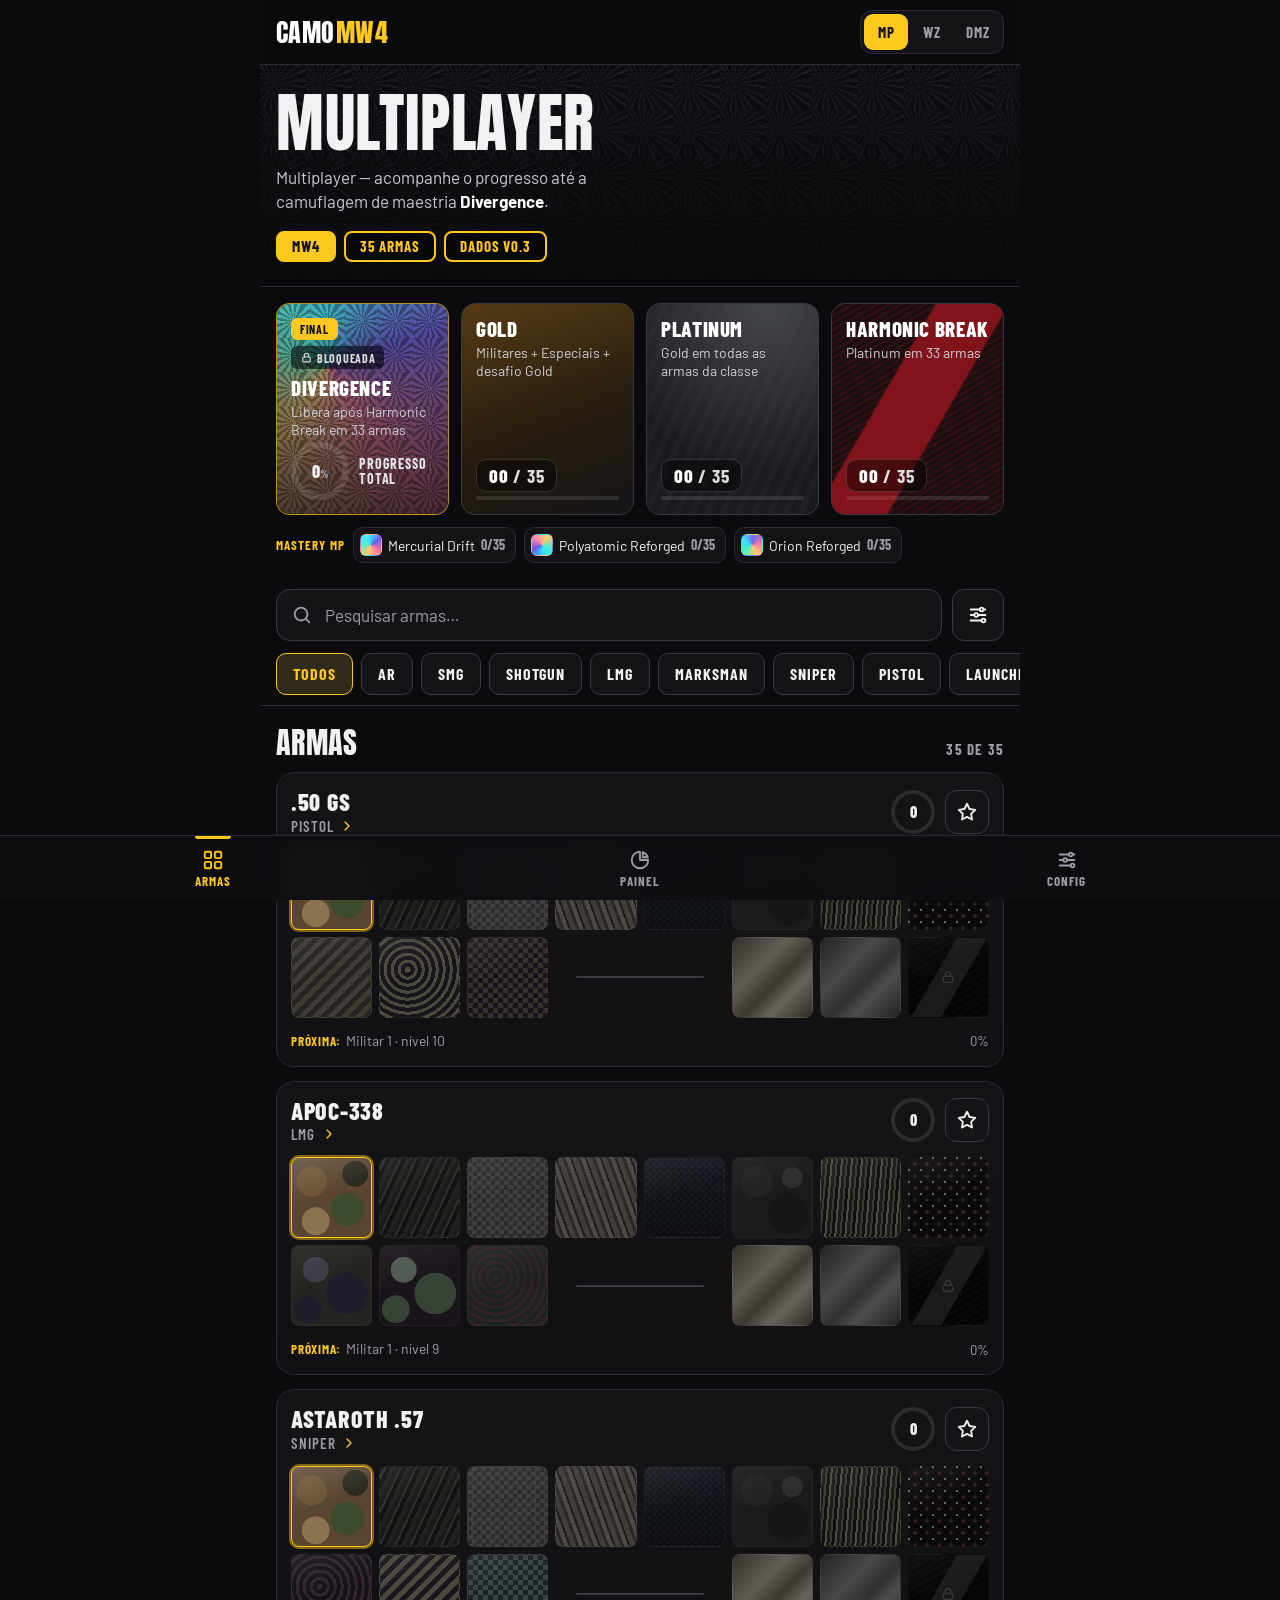
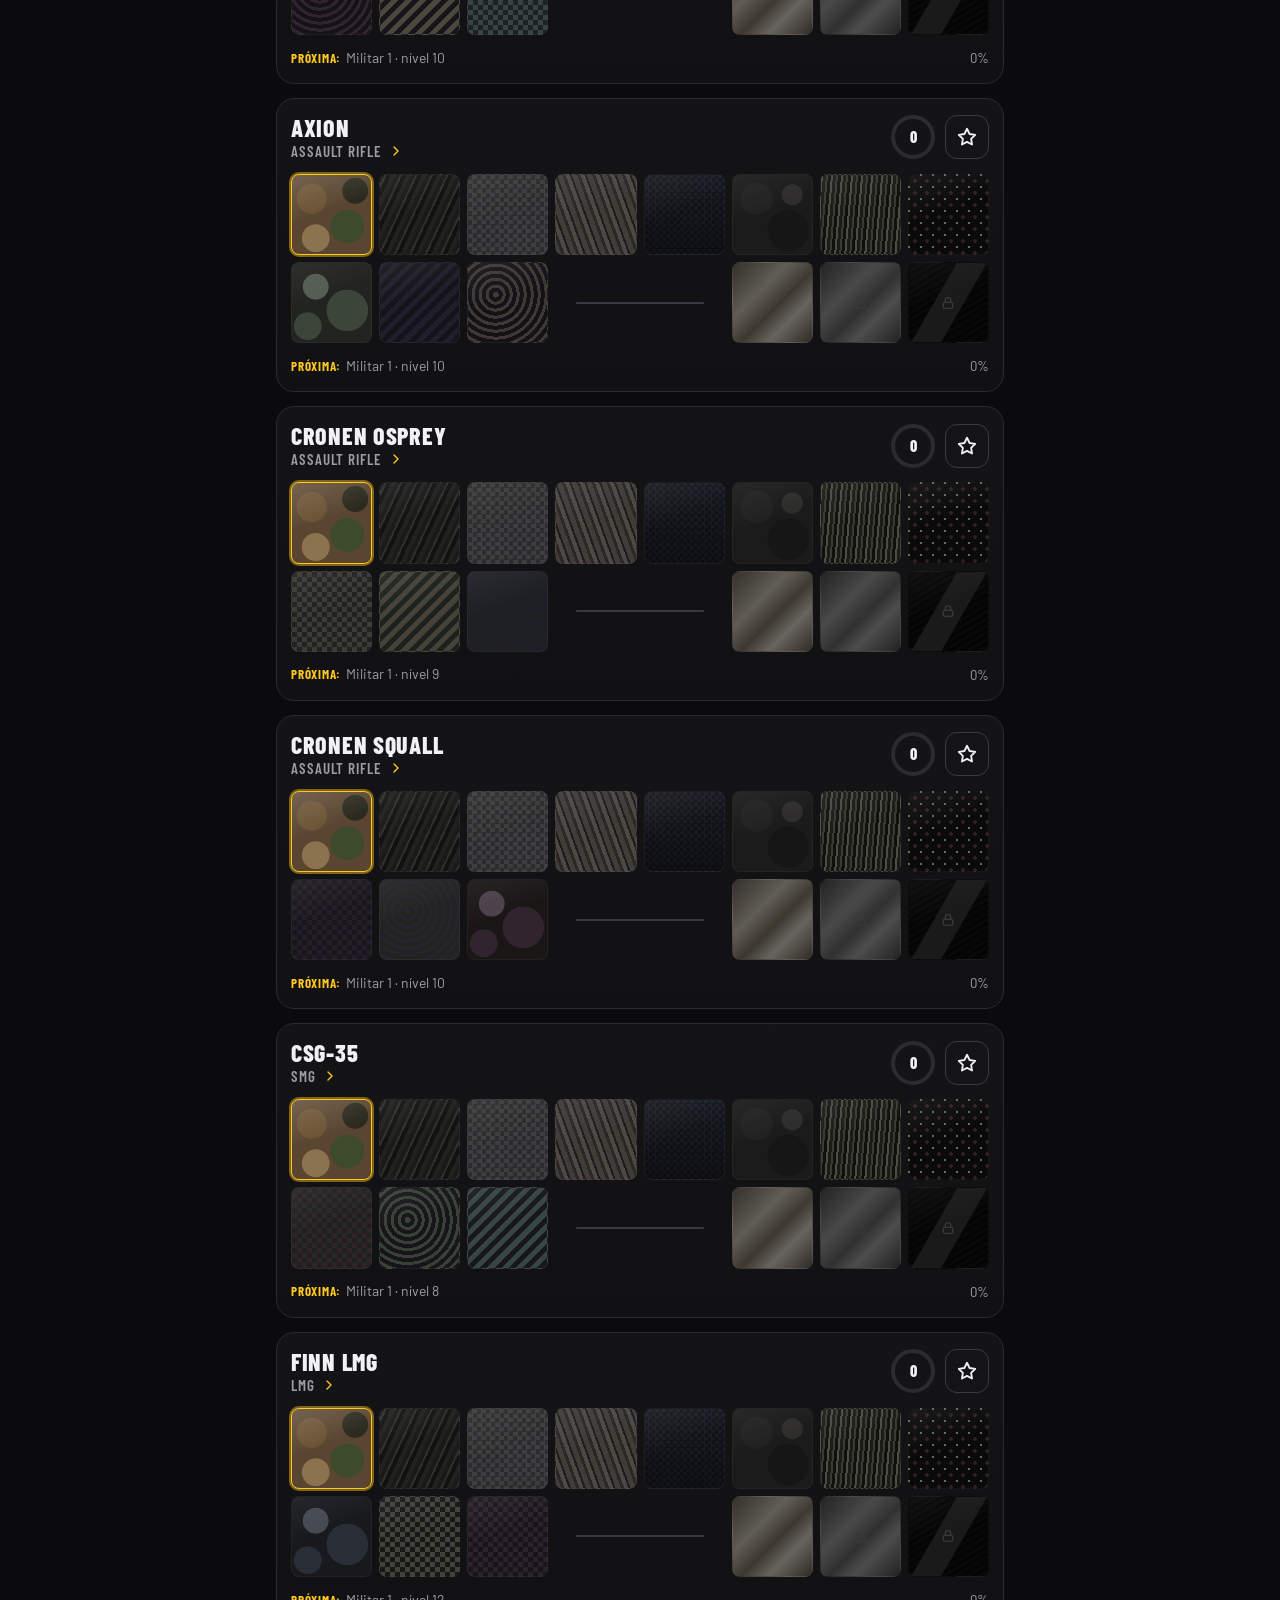
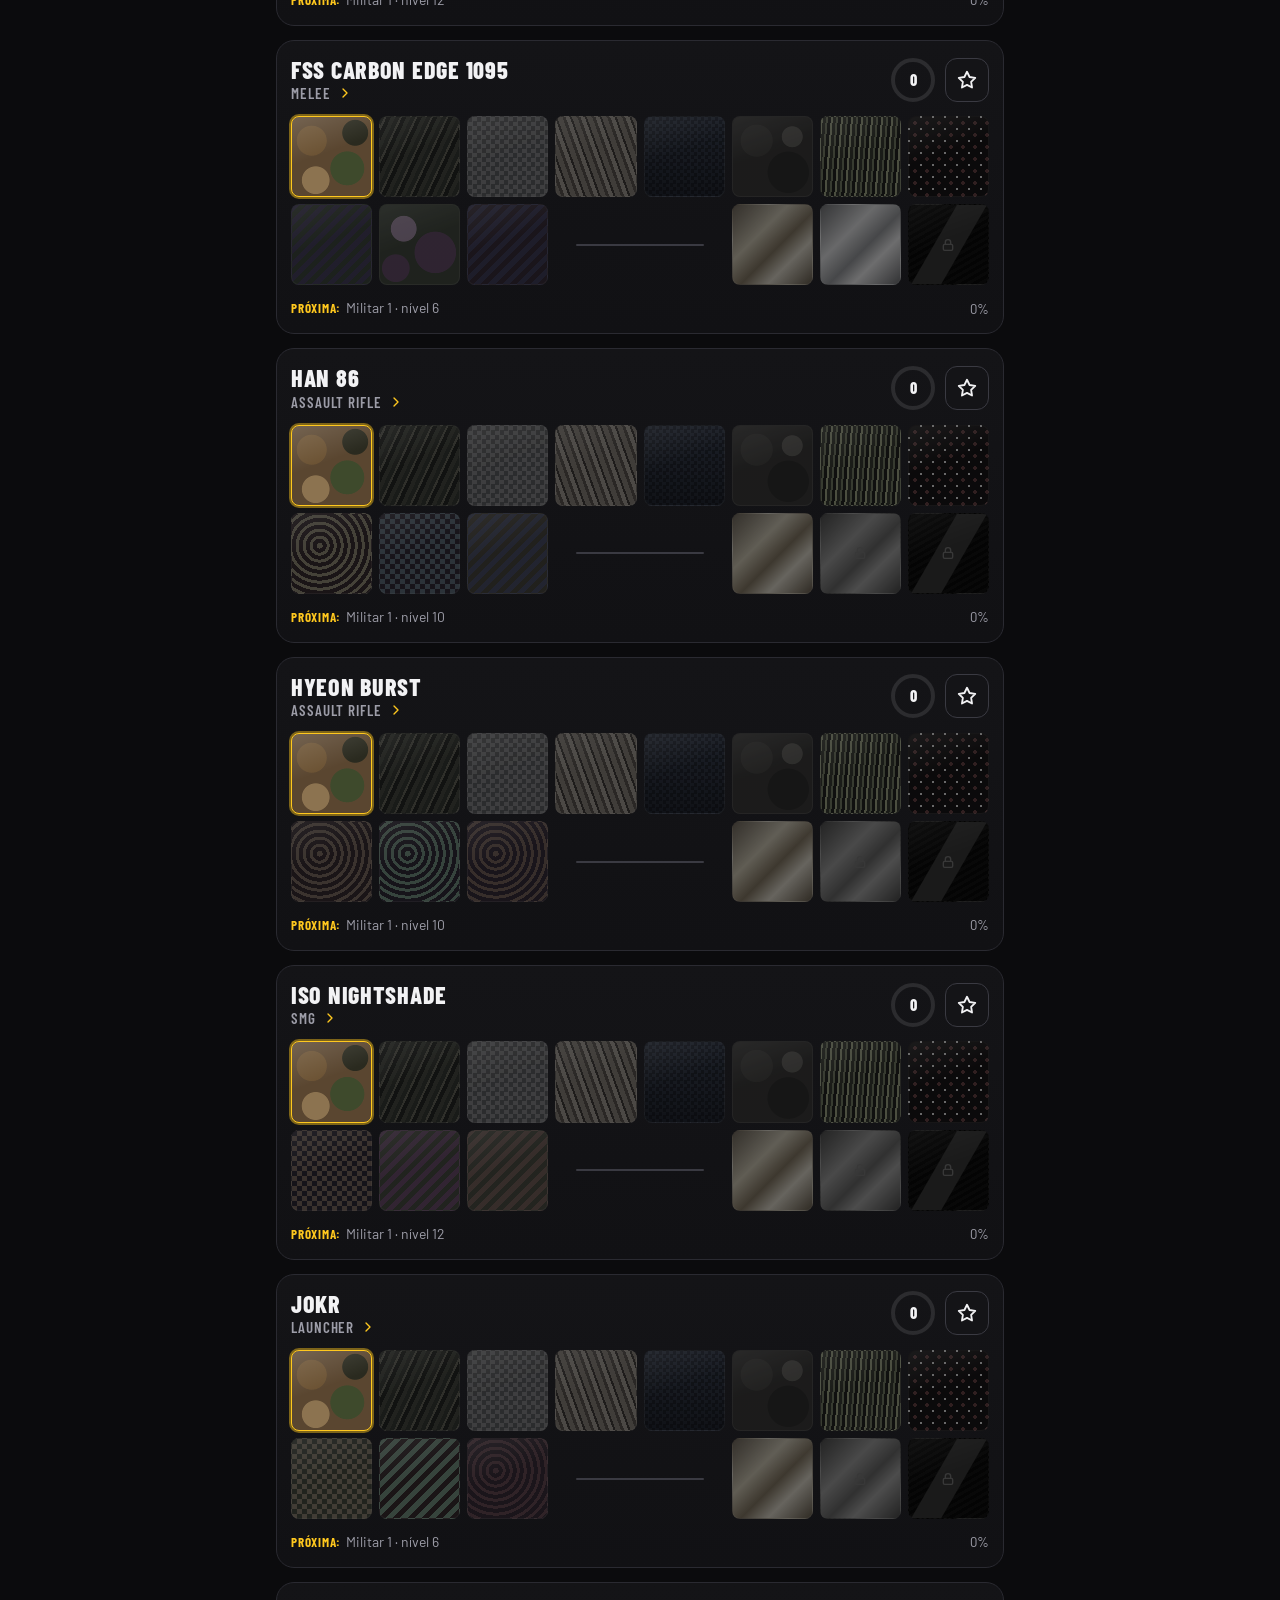
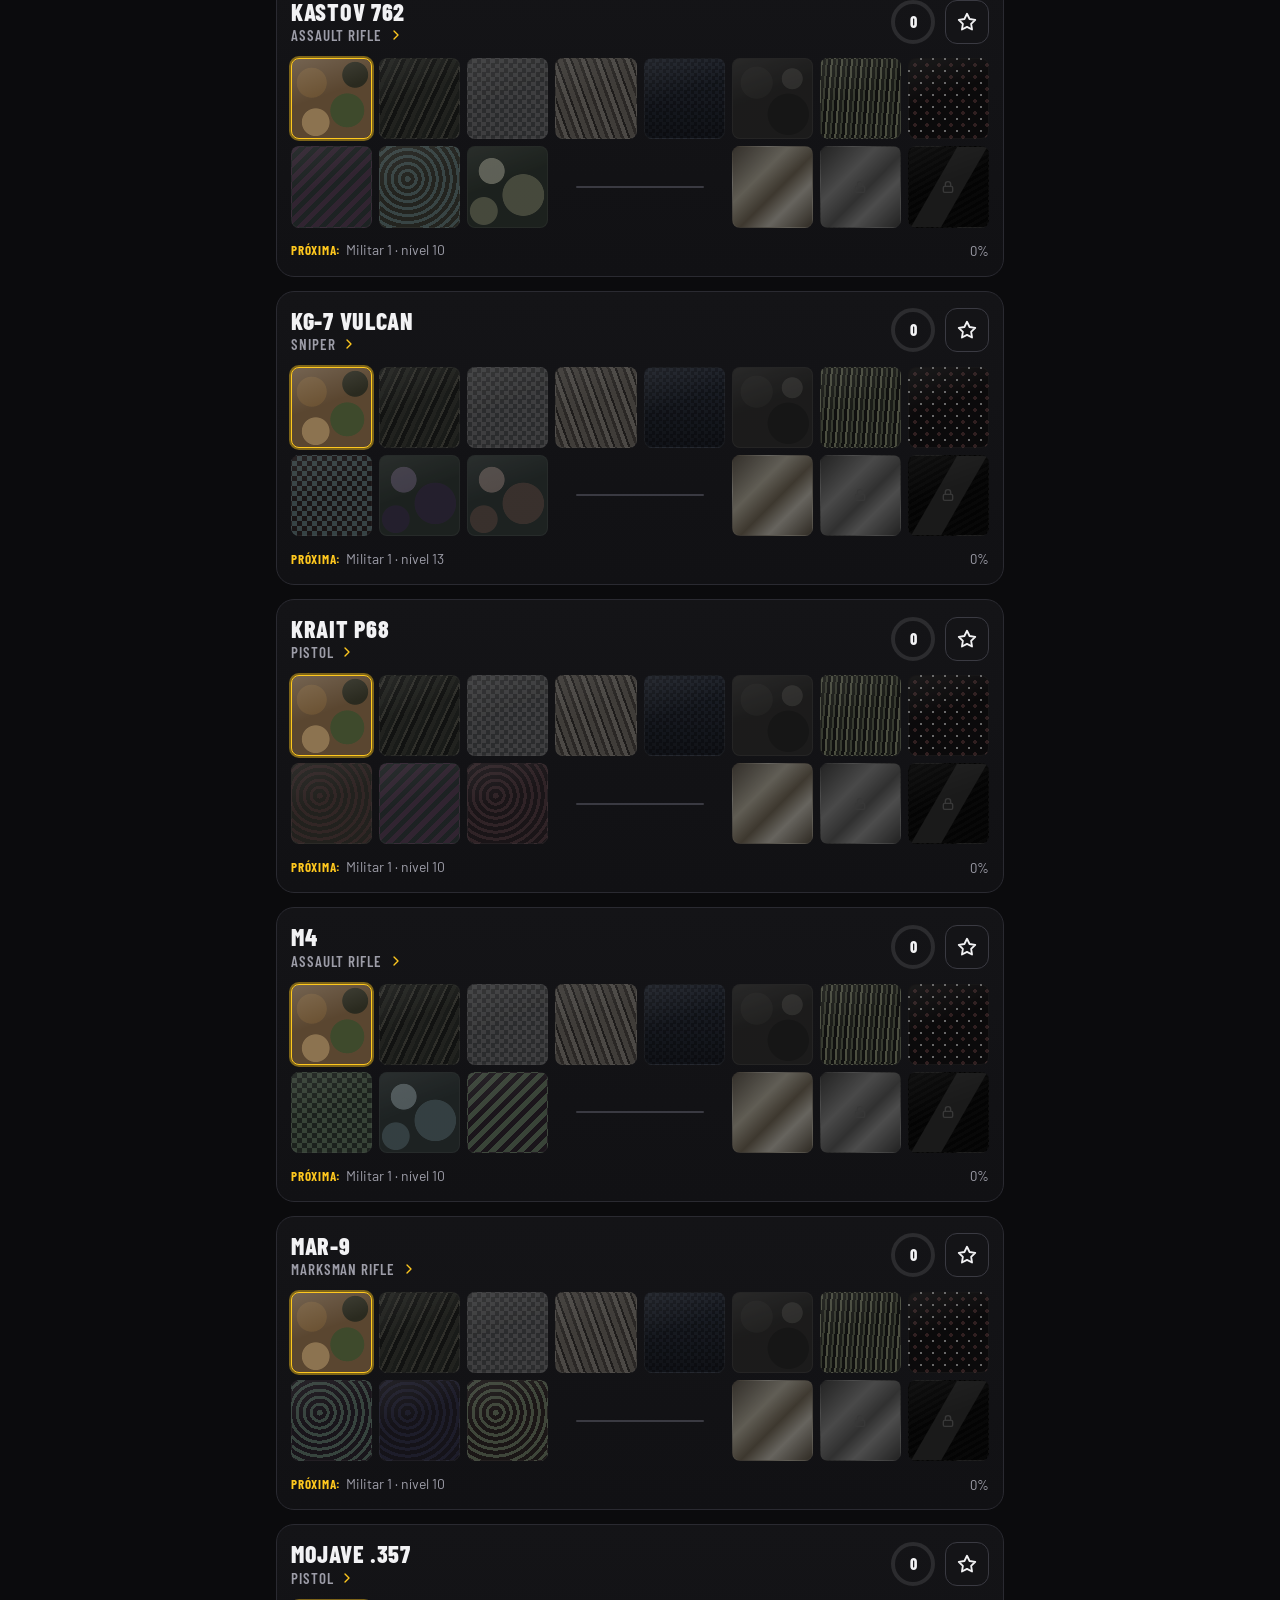
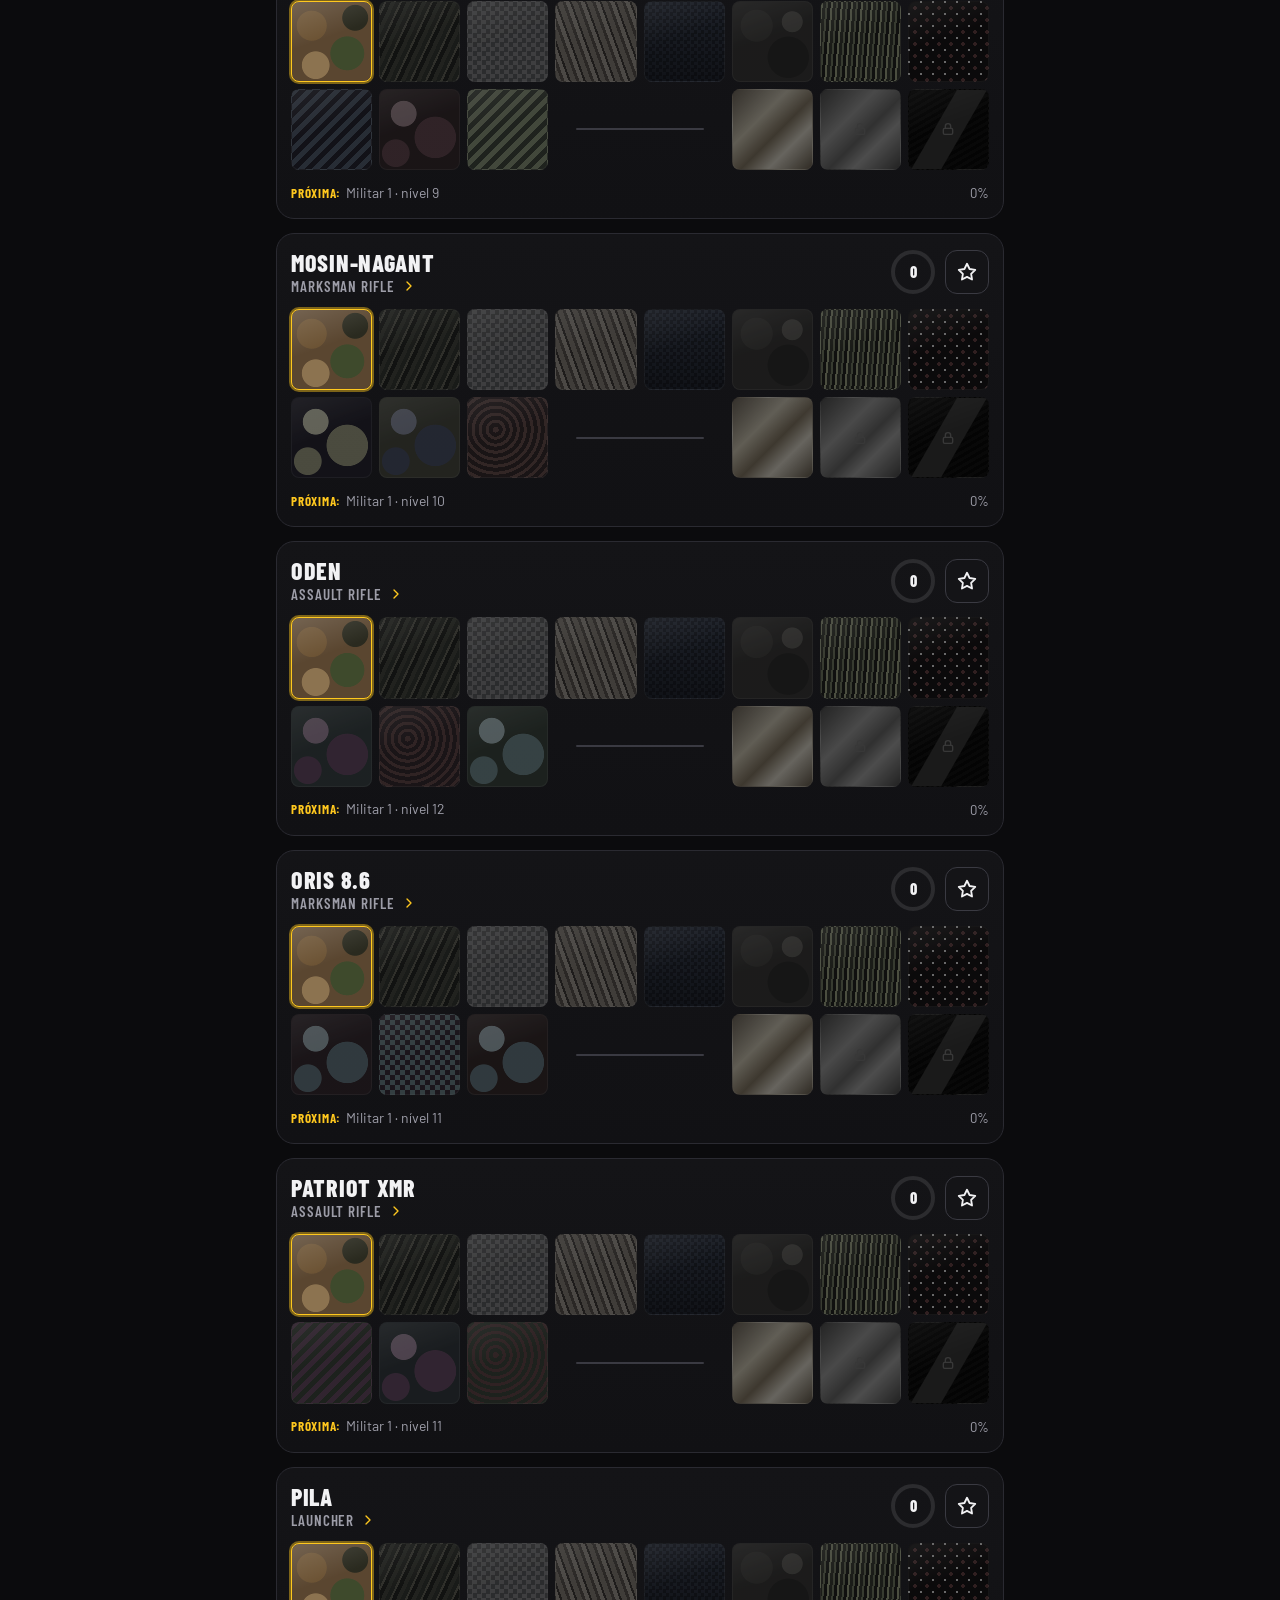
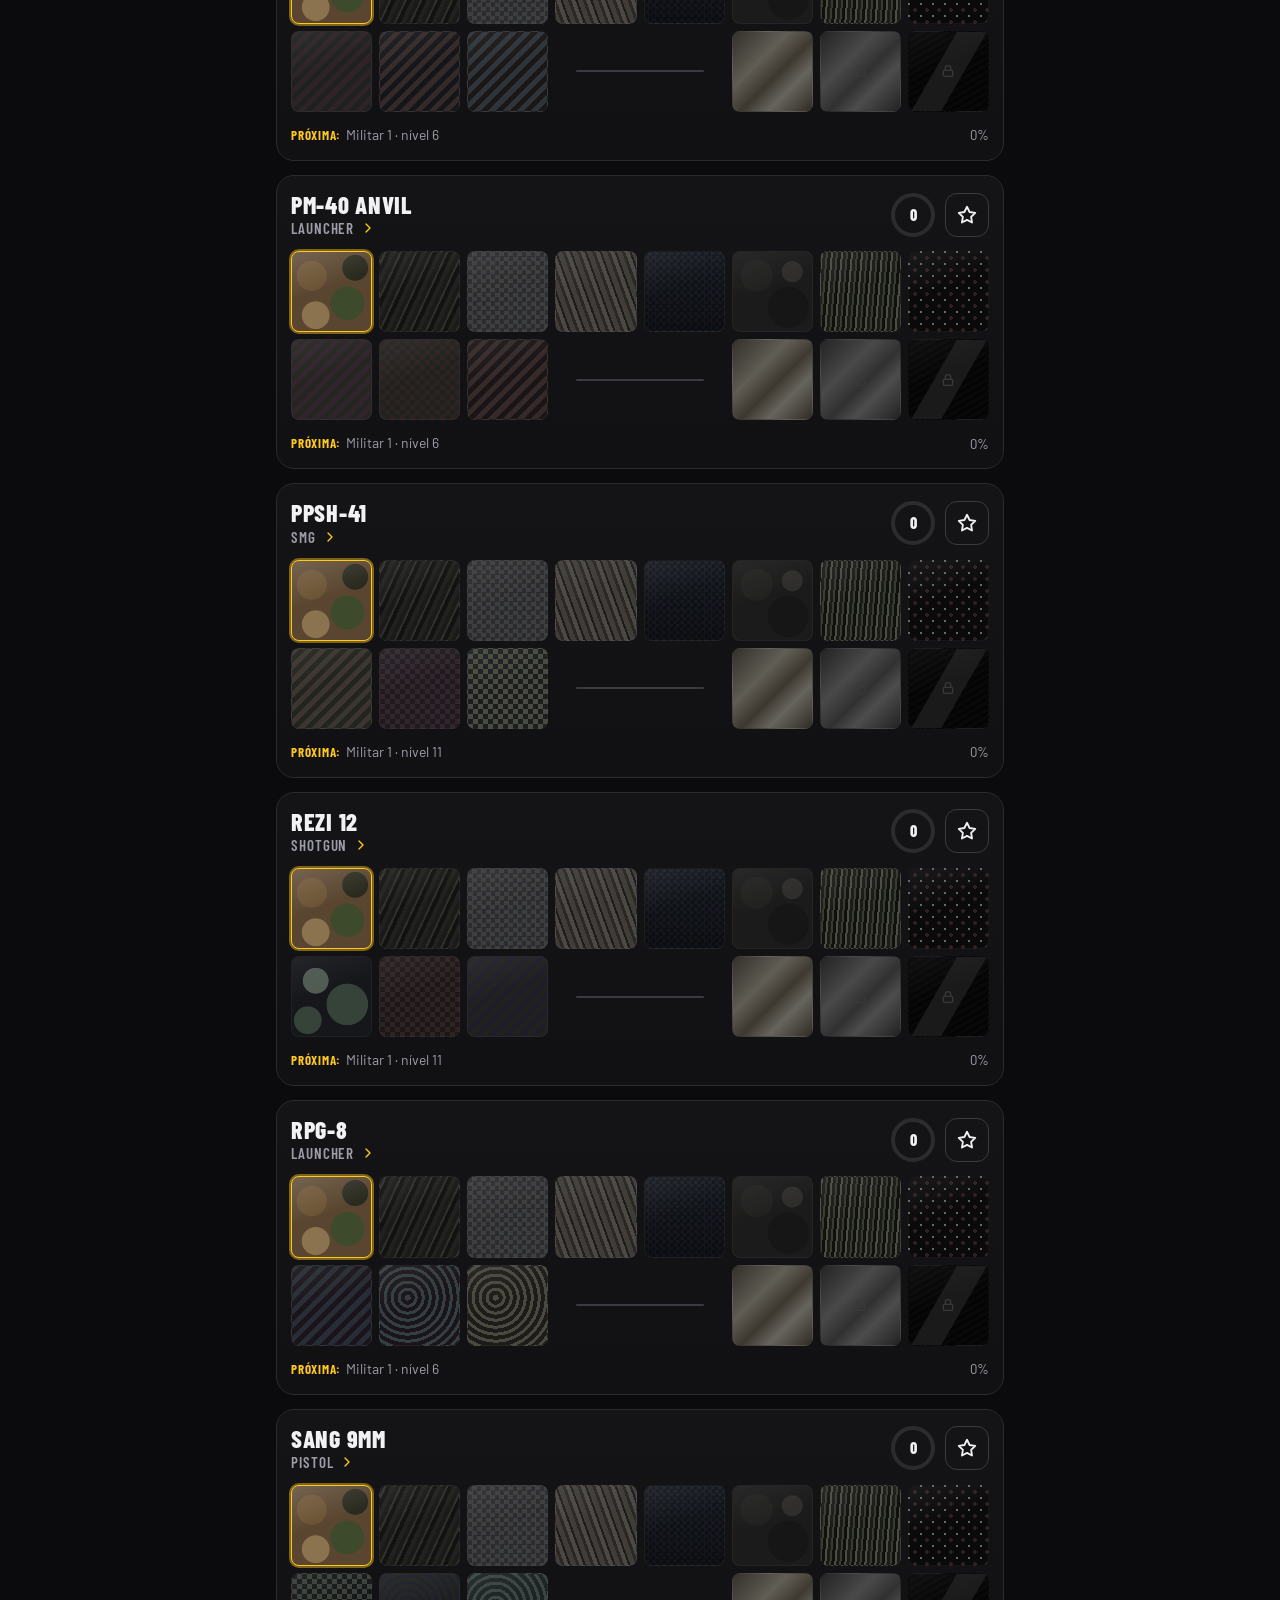
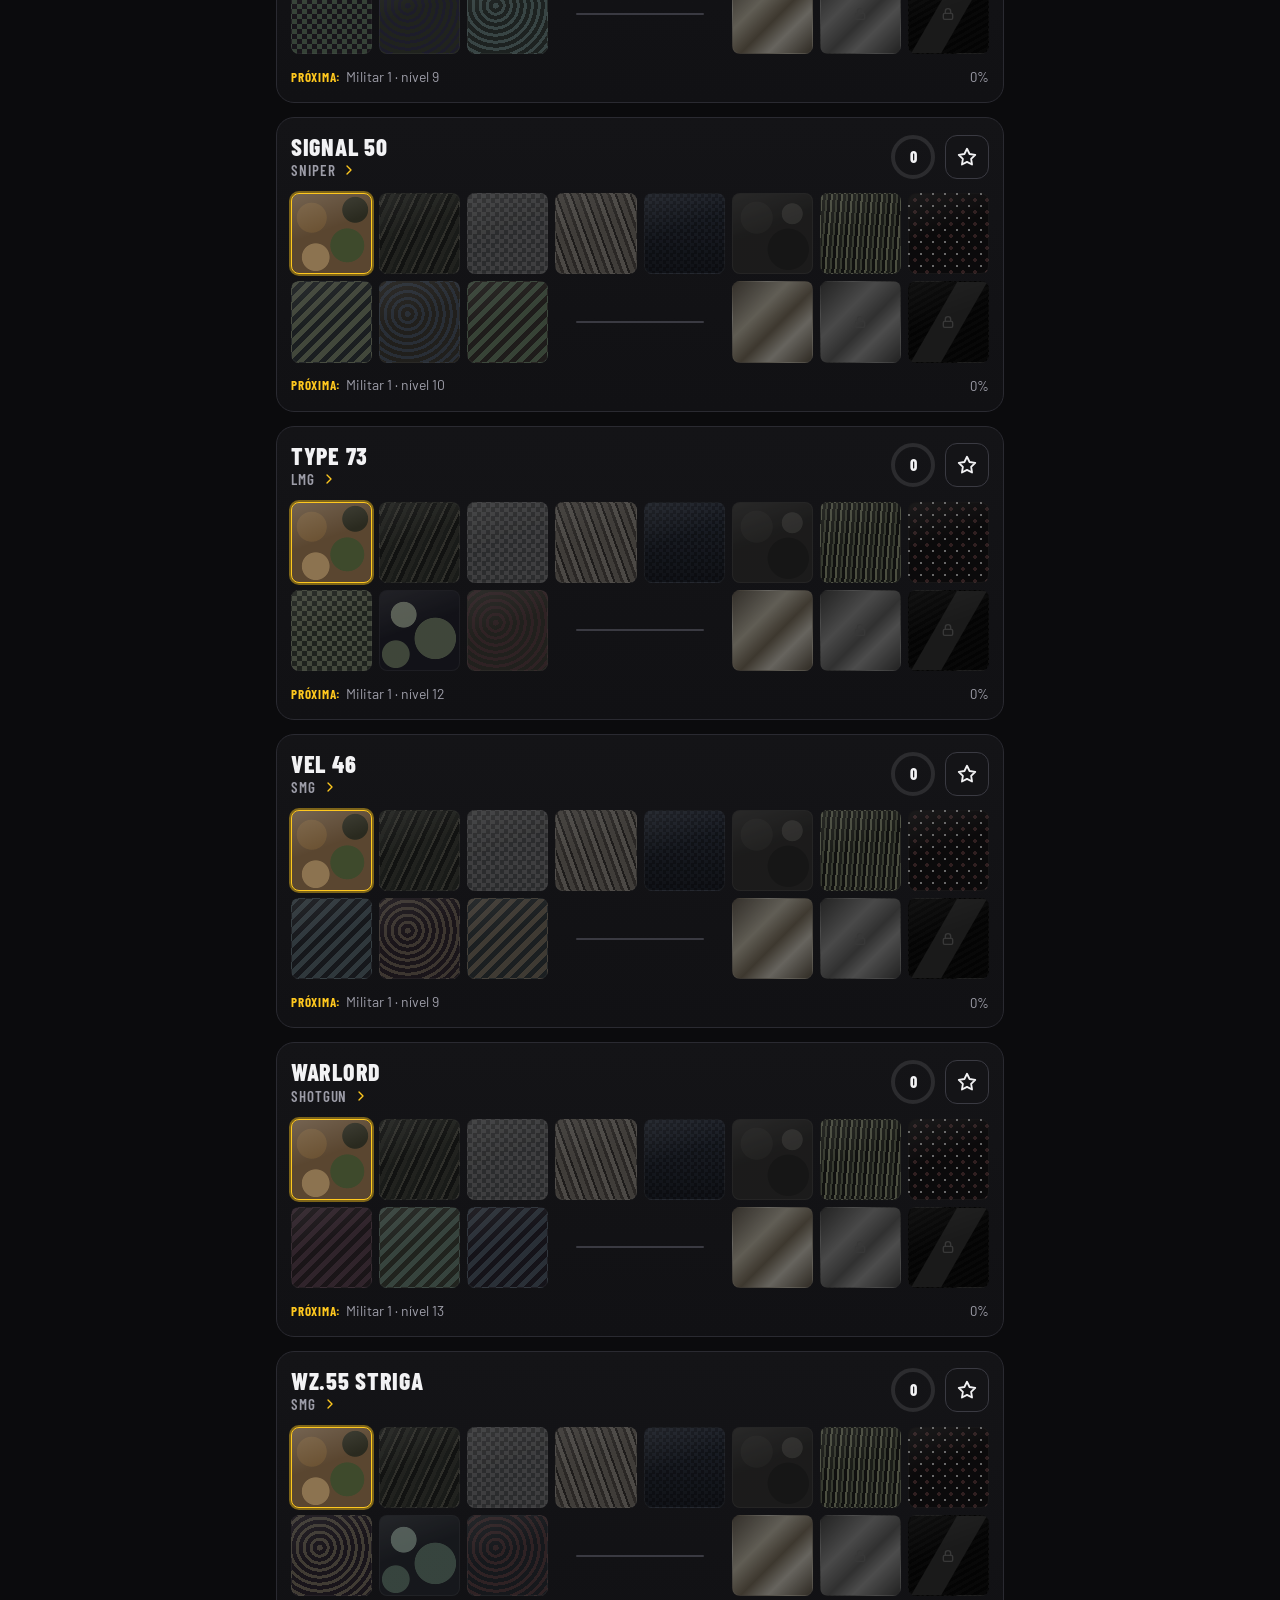
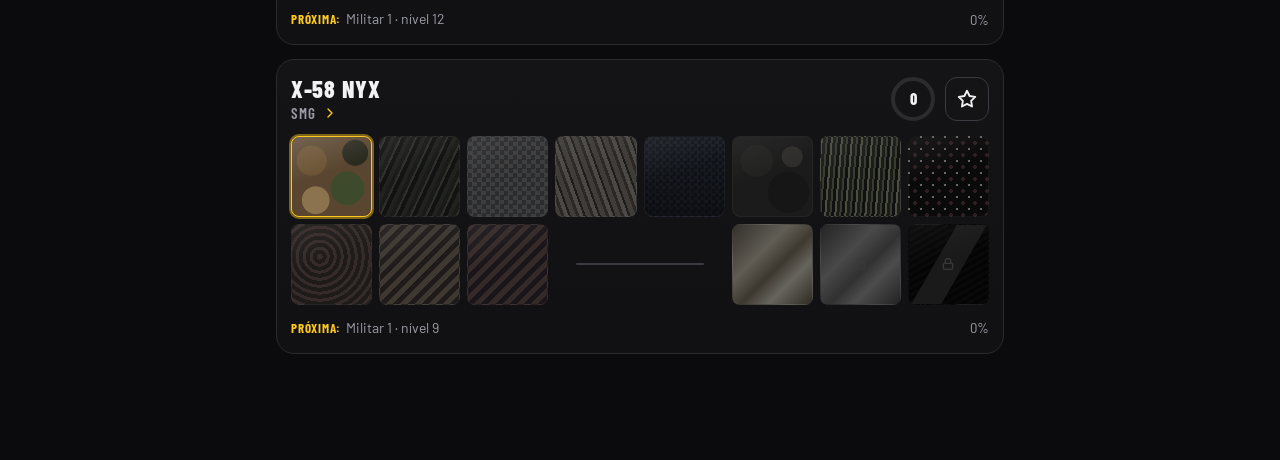
<file: index.html>
<!doctype html>
<html lang="pt-BR">
<head>
  <meta charset="utf-8">
  <meta name="viewport" content="width=device-width, initial-scale=1, viewport-fit=cover">
  <meta name="theme-color" content="#0b0b0d">
  <meta name="description" content="Rastreador pessoal e offline de camuflagens (MP, DMZ e Warzone).">
  <meta name="apple-mobile-web-app-capable" content="yes">
  <meta name="mobile-web-app-capable" content="yes">
  <meta name="apple-mobile-web-app-status-bar-style" content="black-translucent">
  <meta name="apple-mobile-web-app-title" content="Camo MW4">
  <title>Camo MW4</title>
  <link rel="manifest" href="manifest.webmanifest">
  <link rel="icon" type="image/png" sizes="192x192" href="icons/icon-192.png">
  <link rel="apple-touch-icon" href="icons/apple-touch-icon.png">
  <link rel="preconnect" href="https://fonts.googleapis.com">
  <link rel="preconnect" href="https://fonts.gstatic.com" crossorigin>
  <link rel="stylesheet" href="https://fonts.googleapis.com/css2?family=Anton&family=Barlow:wght@400;500;600;700&family=Barlow+Condensed:wght@600;700;800&display=swap">
  <link rel="stylesheet" href="css/app.css">
</head>
<body>
  <main id="tela" aria-live="polite"><p class="carregando">Carregando…</p></main>
  <nav class="abas" aria-label="Navegação">
    <a href="#/armas" data-aba="armas"><svg viewBox="0 0 24 24" width="22" height="22" fill="none" stroke="currentColor" stroke-width="2" aria-hidden="true"><rect x="3" y="3" width="7" height="7" rx="1.5"/><rect x="14" y="3" width="7" height="7" rx="1.5"/><rect x="3" y="14" width="7" height="7" rx="1.5"/><rect x="14" y="14" width="7" height="7" rx="1.5"/></svg>Armas</a>
    <a href="#/painel" data-aba="painel"><svg viewBox="0 0 24 24" width="22" height="22" fill="none" stroke="currentColor" stroke-width="2" stroke-linejoin="round" aria-hidden="true"><path d="M12 3a9 9 0 109 9h-9z"/><path d="M15 3.5A9 9 0 0120.5 9H15z"/></svg>Painel</a>
    <a href="#/config" data-aba="config"><svg viewBox="0 0 24 24" width="22" height="22" fill="none" stroke="currentColor" stroke-width="2" stroke-linecap="round" aria-hidden="true"><path d="M4 6h10M18 6h2M4 12h4M12 12h8M4 18h12"/><circle cx="16" cy="6" r="2"/><circle cx="10" cy="12" r="2"/><circle cx="18" cy="18" r="2"/></svg>Config</a>
  </nav>
  <div class="toast atualizacao" role="status" hidden>
    <span>Nova versão disponível</span>
    <button type="button" class="link-btn" data-atualizar>Atualizar</button>
  </div>
  <script type="module" src="js/main.js"></script>
</body>
</html>
</file>
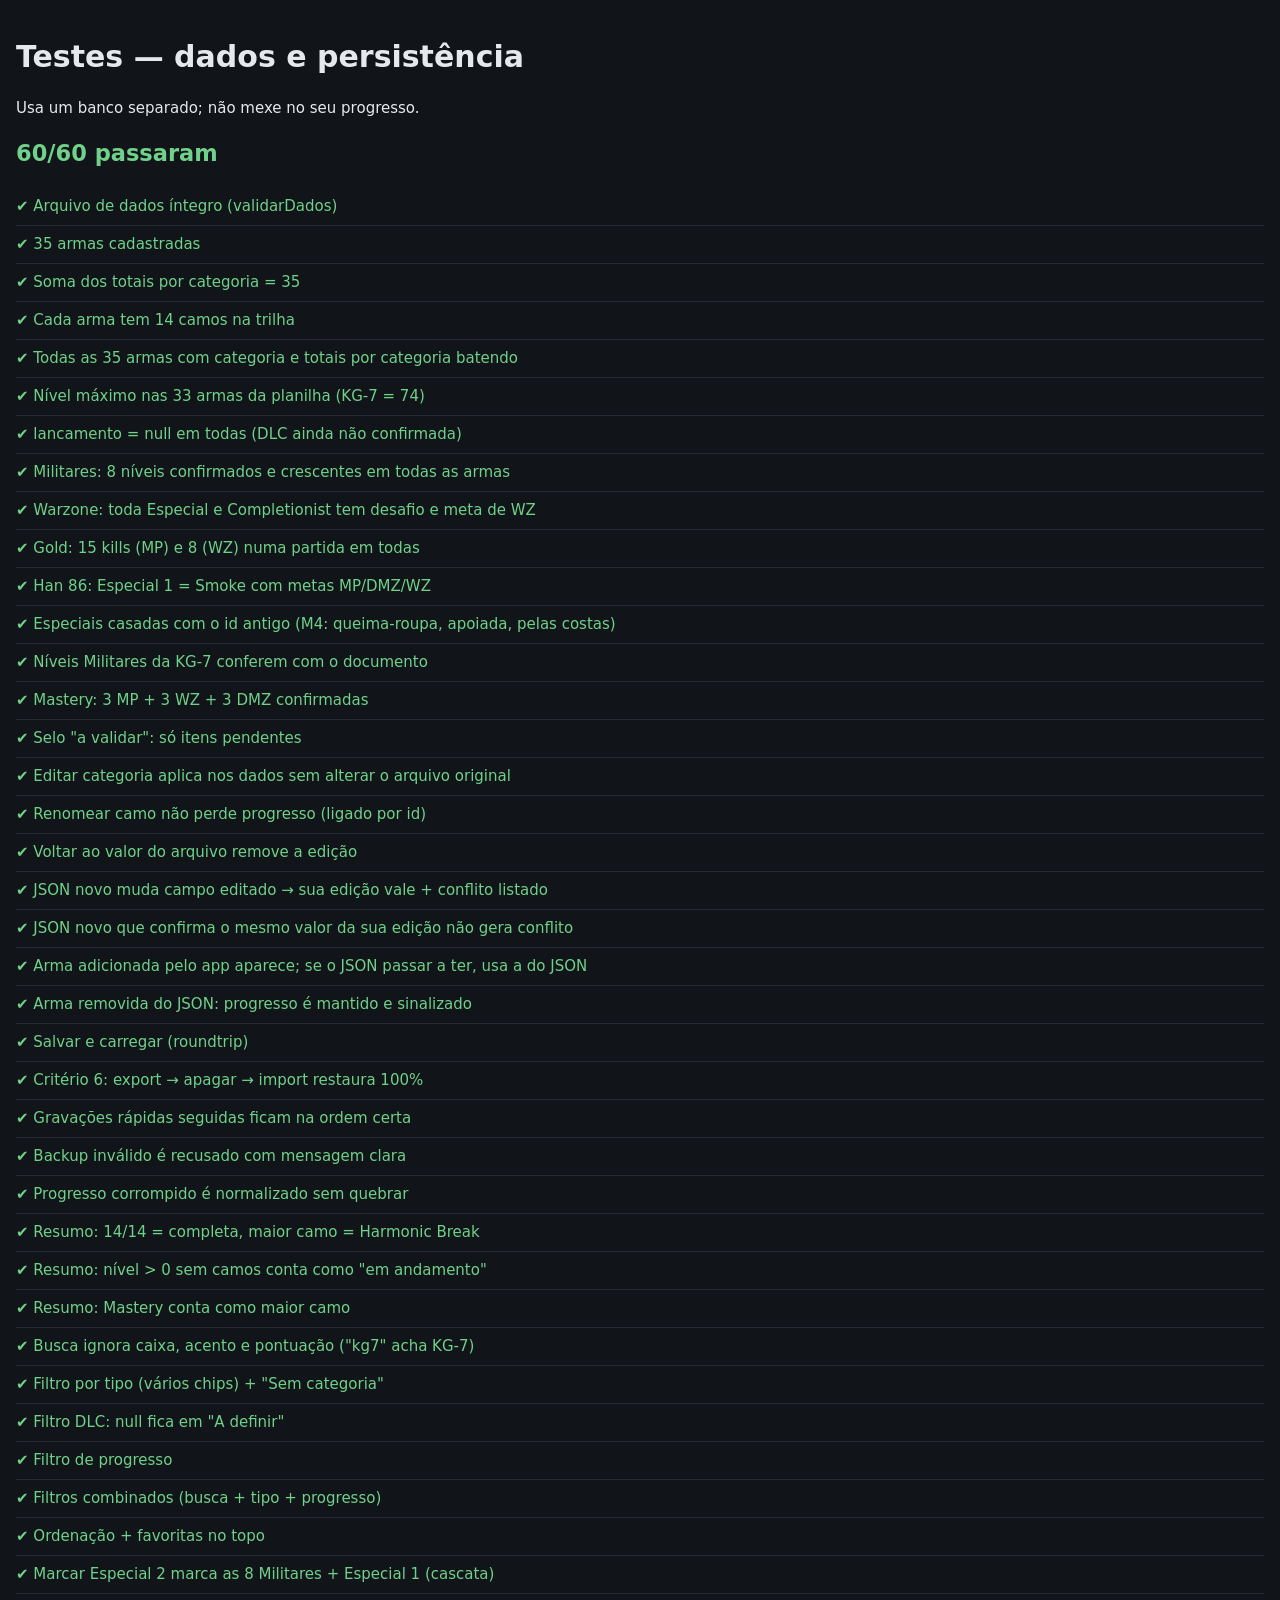
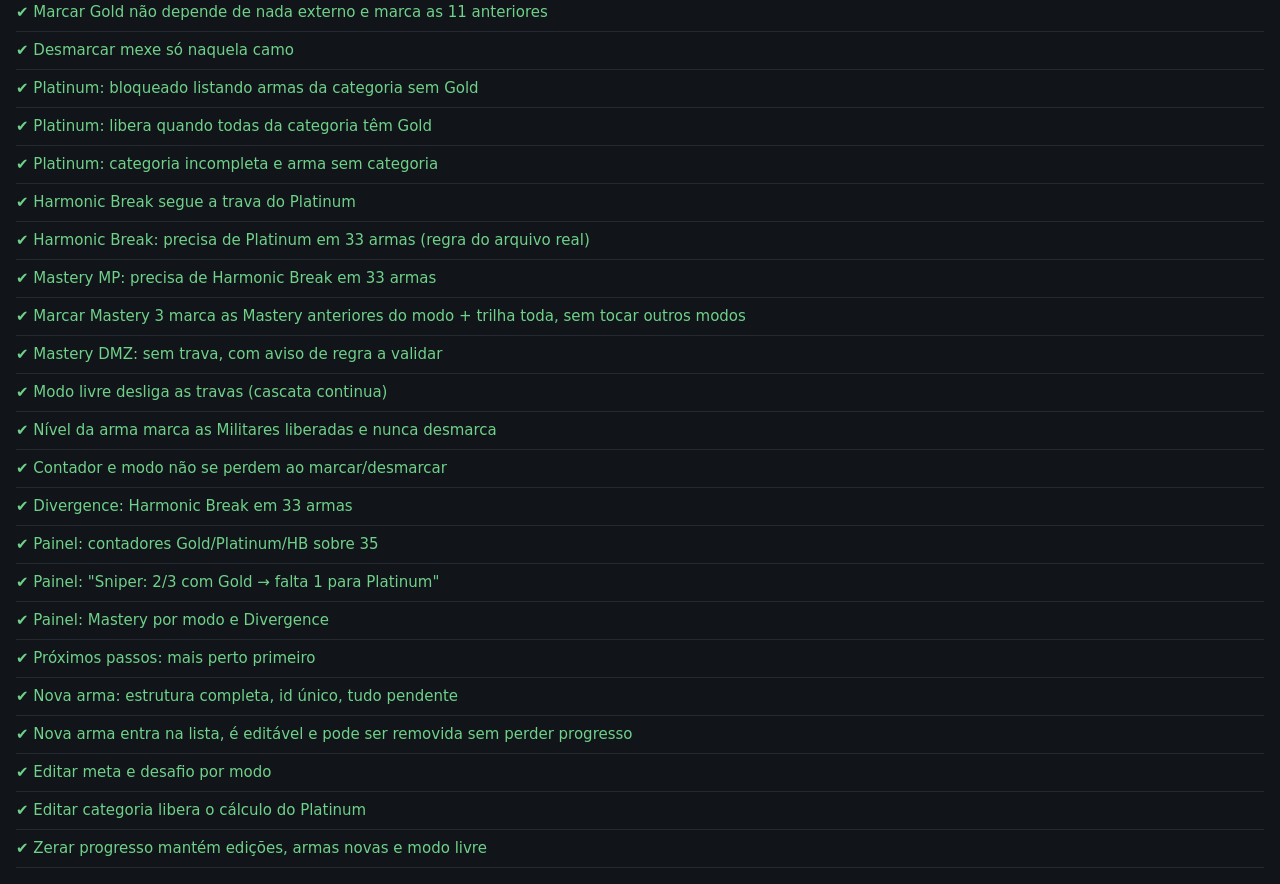
<file: tests/index.html>
<!doctype html>
<html lang="pt-BR">
<head>
  <meta charset="utf-8">
  <meta name="viewport" content="width=device-width, initial-scale=1">
  <title>Testes — Camo MW4</title>
  <style>
    body { background: #111418; color: #e6e8eb; font: 15px/1.4 system-ui, sans-serif; margin: 0; padding: 16px; }
    div { padding: 8px 0; border-bottom: 1px solid #252a31; }
    .bom { color: #6fd18a; } .ruim { color: #ff7b72; }
    small { color: #c9a; }
  </style>
</head>
<body>
  <h1>Testes — dados e persistência</h1>
  <p>Usa um banco separado; não mexe no seu progresso.</p>
  <section id="saida">Rodando…</section>
  <script type="module" src="testes.js"></script>
</body>
</html>
</file>
<file: css/app.css>
/* =========================================================
   Camo MW4 — tema escuro, acento muda com o modo (MP / WZ / DMZ)
   ========================================================= */
:root {
  --bg: #0b0b0d;
  --bg-2: #141417;
  --bg-3: #1d1d22;
  --bg-4: #26262c;
  --borda: #2a2a31;
  --borda-2: #3a3a42;
  --texto: #f2f2f4;
  --texto-2: #9d9da8;
  --acento: #ffc81e;
  --acento-txt: #111;
  --ok: #4ade80;
  --aviso: #fbbf24;
  --perigo: #f87171;
  --t-gold: #e8b33a;
  --t-platinum: #cfd6de;
  --t-harmonic: #e0313f;
  --t-mastery: #b38cff;
  --toque: 44px;
  --raio: 14px;
  --f-tit: "Anton", "Impact", "Arial Narrow Bold", sans-serif;
  --f-cond: "Barlow Condensed", "Arial Narrow", system-ui, sans-serif;
  --f-txt: "Barlow", system-ui, -apple-system, "Segoe UI", Roboto, sans-serif;
  color-scheme: dark;
}
:root[data-modo="WZ"] { --acento: #3ee0a1; }
:root[data-modo="DMZ"] { --acento: #ff8a3d; }

* { box-sizing: border-box; }
html, body { margin: 0; }
body {
  background: var(--bg);
  color: var(--texto);
  font: 16px/1.4 var(--f-txt);
  -webkit-tap-highlight-color: transparent;
  padding-bottom: calc(72px + env(safe-area-inset-bottom));
  overflow-x: hidden;
}
a { color: var(--acento); }
button, input, select { font: inherit; color: inherit; }
svg { flex: none; }
.carregando, .vazio { color: var(--texto-2); text-align: center; padding: 48px 16px; }
#tela { max-width: 760px; margin: 0 auto; }
#tela.entrando > :not(.app-bar):not(.toast) { animation: entra .28s ease-out both; }
@keyframes entra { from { opacity: 0; transform: translateY(8px); } }
@media (prefers-reduced-motion: reduce) { *, *::before, *::after { animation: none !important; transition: none !important; } }

/* ---------- pílulas / selos ---------- */
.pill {
  display: inline-flex; align-items: center; gap: 4px; padding: 6px 14px; border-radius: 8px;
  font: 700 15px/1 var(--f-cond); letter-spacing: .06em; text-transform: uppercase;
  border: 2px solid var(--acento); color: var(--acento); background: rgb(0 0 0 / .35);
}
.pill.cheia { background: var(--acento); color: var(--acento-txt); }
.pill.mini { padding: 4px 8px; font-size: 12px; border-width: 1.5px; border-radius: 6px; }
.pill.escura { background: rgb(0 0 0 / .55); color: #ddd; border-color: transparent; }
.pill svg { width: 13px; height: 13px; }
.selo { font: 700 11px/1 var(--f-cond); letter-spacing: .05em; text-transform: uppercase; padding: 4px 7px; border-radius: 6px; white-space: nowrap; }
.selo.dlc { background: color-mix(in srgb, var(--acento) 20%, transparent); color: var(--acento); }
.selo.validar { background: color-mix(in srgb, var(--aviso) 18%, transparent); color: var(--aviso); }

/* ---------- barra do topo ---------- */
.app-bar {
  position: sticky; top: 0; z-index: 15; display: flex; align-items: center; gap: 10px;
  padding: calc(10px + env(safe-area-inset-top)) 16px 10px;
  background: rgb(11 11 13 / .88); backdrop-filter: blur(12px); -webkit-backdrop-filter: blur(12px);
  border-bottom: 1px solid var(--borda);
}
.logo { display: flex; align-items: baseline; gap: 2px; text-decoration: none; font: 400 26px/1 var(--f-tit); letter-spacing: .01em; margin-right: auto; }
.logo span { color: #fff; }
.logo b { color: var(--acento); font-weight: 400; }
.icone-btn {
  flex: none; display: grid; place-items: center; width: var(--toque); height: var(--toque); position: relative;
  border-radius: 12px; border: 1.5px solid var(--borda-2); background: var(--bg-2); color: var(--texto); cursor: pointer; text-decoration: none;
}
.icone-btn:active { transform: scale(.94); }
.icone-btn.grande { width: 52px; height: 52px; }
.icone-btn.ativo, .icone-btn[aria-expanded="true"] { border-color: var(--acento); color: var(--acento); }
.icone-btn.fav[aria-pressed="true"] { color: var(--acento); border-color: color-mix(in srgb, var(--acento) 60%, var(--borda)); }
.bolinha {
  position: absolute; top: -6px; right: -6px; min-width: 20px; height: 20px; padding: 0 5px; border-radius: 99px;
  background: var(--acento); color: var(--acento-txt); font: 800 12px/20px var(--f-cond); text-align: center;
}
.bolinha[hidden] { display: none; }
.modo-pills { display: flex; padding: 3px; gap: 2px; background: var(--bg-2); border: 1px solid var(--borda); border-radius: 12px; }
.modo-pills button {
  min-width: 44px; height: 36px; padding: 0 8px; border: 0; border-radius: 9px; background: none; cursor: pointer;
  font: 700 15px/1 var(--f-cond); letter-spacing: .05em; color: var(--texto-2);
}
.modo-pills button[aria-pressed="true"] { background: var(--acento); color: var(--acento-txt); }

/* ---------- herói ---------- */
.hero { position: relative; overflow: hidden; padding: 28px 16px 24px; border-bottom: 1px solid var(--borda); isolation: isolate; }
.hero-fundo {
  position: absolute; inset: 0; z-index: -1; opacity: .5;
  background:
    linear-gradient(180deg, rgb(11 11 13 / .2), var(--bg) 96%),
    repeating-conic-gradient(from 20deg at 30% 40%, #2b2b33 0 7deg, #15151a 7deg 15deg, #3a3a44 15deg 19deg, #101014 19deg 30deg),
    radial-gradient(circle at 80% 20%, color-mix(in srgb, var(--acento) 35%, transparent), transparent 55%);
  background-size: auto, 46px 46px, auto;
  animation: deriva 40s linear infinite;
}
@keyframes deriva { to { background-position: 0 0, 460px 230px, 0 0; } }
.hero-tit { margin: 0; font: 400 clamp(40px, 12vw, 64px)/.95 var(--f-tit); letter-spacing: .01em; text-transform: uppercase; }
.hero-tit em { font-style: normal; color: var(--acento); }
.hero-sub { margin: 12px 0 18px; color: #c9c9d1; font-size: 17px; max-width: 34ch; }
.hero-sub b { color: #fff; }
.hero-selos { display: flex; gap: 8px; flex-wrap: wrap; }

/* ---------- progressão (cards do topo) ---------- */
.progressao { padding: 16px; }
.prog-grade { display: grid; grid-template-columns: 1fr 1fr; gap: 12px; }
@media (min-width: 640px) { .prog-grade { grid-template-columns: repeat(4, 1fr); } }
.prog-card {
  position: relative; overflow: hidden; display: flex; flex-direction: column; align-items: flex-start; gap: 4px;
  min-height: 168px; padding: 14px; border-radius: var(--raio); border: 1.5px solid var(--borda-2);
  text-align: left; text-decoration: none; color: var(--texto); cursor: pointer; isolation: isolate;
  background: var(--bg-2);
  transition: transform .15s, border-color .15s;
}
.prog-card::before { content: ""; position: absolute; inset: 0; z-index: -1; opacity: .55; }
.prog-card:active { transform: scale(.98); }
.prog-card.sel { border-color: var(--acento); box-shadow: 0 0 0 1px var(--acento) inset; }
.prog-tit { font: 800 21px/1.05 var(--f-cond); letter-spacing: .03em; text-transform: uppercase; }
.prog-desc { font-size: 14px; color: #c3c3cc; line-height: 1.25; }
.prog-num {
  margin-top: auto; padding: 6px 12px; border-radius: 10px; border: 1px solid rgb(255 255 255 / .14);
  background: rgb(0 0 0 / .45); font: 700 19px/1 var(--f-cond); letter-spacing: .04em; color: #ddd;
}
.prog-num b { color: #fff; font-weight: 800; }
.prog-barra { width: 100%; height: 4px; border-radius: 9px; background: rgb(255 255 255 / .1); overflow: hidden; }
.prog-barra > span { display: block; height: 100%; background: currentColor; }
.prog-card.gold { color: var(--t-gold); }
.prog-card.gold::before { background: linear-gradient(160deg, #8a5a12, #3a2508 55%, transparent); }
.prog-card.platinum { color: var(--t-platinum); }
.prog-card.platinum::before { background: radial-gradient(circle at 70% 0, #6b6f78, transparent 70%), repeating-linear-gradient(115deg, #2a2b30 0 6px, #202126 6px 14px); }
.prog-card.harmonic { color: #ff5a67; }
.prog-card.harmonic::before { opacity: .7; background: linear-gradient(120deg, transparent 35%, #b0151f 36% 60%, transparent 61%), repeating-linear-gradient(-30deg, #1d0c0e 0 3px, #3a0f14 3px 6px); }
.prog-card .prog-tit, .prog-card .prog-desc { color: #fff; }
.prog-card .prog-desc { color: #d0d0d8; }
.prog-card.divergence { border-color: color-mix(in srgb, var(--acento) 70%, transparent); }
.prog-card.divergence::before {
  opacity: .9;
  background:
    linear-gradient(180deg, rgb(0 0 0 / .1), rgb(0 0 0 / .65)),
    conic-gradient(from 0deg at 30% 30%, #2de1fc, #6c5ce7, #fd79a8, #fdcb6e, #55efc4, #2de1fc);
  filter: saturate(.8);
  animation: holo 8s linear infinite;
}
.prog-card.divergence::after {
  content: ""; position: absolute; inset: 0; z-index: -1; opacity: .45;
  background: repeating-conic-gradient(from 30deg, rgb(0 0 0 / .7) 0 10deg, transparent 10deg 22deg);
  background-size: 34px 34px;
}
.prog-card.divergence.obtida { border-color: var(--ok); }
@keyframes holo { to { filter: saturate(.8) hue-rotate(360deg); } }
.prog-selos { display: flex; gap: 6px; flex-wrap: wrap; margin-bottom: 4px; }
.prog-rodape { margin-top: auto; display: flex; align-items: center; gap: 10px; }
.prog-legenda { font: 700 14px/1.1 var(--f-cond); letter-spacing: .06em; color: #e6e6ea; }
.mastery-faixa {
  display: flex; gap: 8px; overflow-x: auto; margin: 12px -16px 0; padding: 0 16px; scrollbar-width: none; align-items: center;
}
.mastery-faixa::-webkit-scrollbar { display: none; }
.mastery-rot { flex: none; font: 700 13px/1 var(--f-cond); letter-spacing: .08em; text-transform: uppercase; color: var(--acento); }
.mastery-chip {
  flex: none; display: inline-flex; align-items: center; gap: 6px; padding: 6px 10px 6px 6px; border-radius: 10px;
  background: var(--bg-2); border: 1px solid var(--borda); font-size: 14px; white-space: nowrap;
}
.mastery-chip b { font: 700 14px/1 var(--f-cond); color: var(--texto-2); }

/* ---------- anel de progresso ---------- */
.anel { position: relative; display: grid; place-items: center; flex: none; }
.anel svg { position: absolute; inset: 0; }
.anel circle { fill: none; }
.anel-fundo { stroke: rgb(255 255 255 / .1); }
.anel-valor { stroke: var(--acento); stroke-linecap: round; transition: stroke-dashoffset .5s ease; }
.anel.completo .anel-valor { stroke: var(--ok); }
.anel-txt { position: relative; font: 800 18px/1 var(--f-cond); }
.anel-txt small { font-size: .62em; color: var(--texto-2); font-weight: 700; }

/* ---------- busca + filtros ---------- */
.barra-filtros {
  position: sticky; top: calc(65px + env(safe-area-inset-top)); z-index: 10; padding: 10px 16px 6px;
  background: var(--bg); border-bottom: 1px solid var(--borda); margin-bottom: 4px;
}
.linha-busca { display: flex; gap: 10px; }
.busca-campo {
  flex: 1; min-width: 0; display: flex; align-items: center; gap: 10px; height: 52px; padding: 0 14px;
  background: var(--bg-2); border: 1.5px solid var(--borda-2); border-radius: var(--raio); color: var(--texto-2);
}
.busca-campo:focus-within { border-color: var(--acento); color: var(--acento); }
.busca { flex: 1; min-width: 0; height: 100%; border: 0; background: none; outline: none; color: var(--texto); font-size: 17px; }
.busca::placeholder { color: var(--texto-2); }
.chips { display: flex; gap: 8px; overflow-x: auto; padding: 12px 16px 4px; margin: 0 -16px; scrollbar-width: none; scroll-padding: 16px; }
.chips::-webkit-scrollbar { display: none; }
.chip {
  flex: none; min-height: 42px; padding: 0 16px; border-radius: 10px; cursor: pointer; white-space: nowrap;
  background: var(--bg-2); border: 1.5px solid var(--borda-2);
  font: 700 16px/1 var(--f-cond); letter-spacing: .06em; text-transform: uppercase;
}
.chip[aria-pressed="true"] { border-color: var(--acento); color: var(--acento); background: color-mix(in srgb, var(--acento) 12%, var(--bg-2)); }
.painel-filtros {
  margin-top: 10px; padding: 14px; display: grid; gap: 12px; background: var(--bg-2);
  border: 1px solid var(--borda); border-radius: var(--raio); animation: entra .2s ease-out;
}
.painel-filtros[hidden] { display: none; }
.grupo-titulo { font: 700 13px/1 var(--f-cond); letter-spacing: .08em; text-transform: uppercase; color: var(--texto-2); margin: 0 0 6px; }
.segmentado { display: flex; gap: 3px; padding: 3px; background: var(--bg-3); border: 1px solid var(--borda); border-radius: 12px; }
.segmentado button {
  flex: 1; min-height: 40px; background: none; border: 0; border-radius: 9px; font-size: 14px; font-weight: 600; padding: 0 4px; cursor: pointer; color: var(--texto-2);
}
.segmentado button[aria-pressed="true"] { background: var(--bg-4); color: var(--texto); box-shadow: 0 0 0 1px var(--borda-2) inset; }
.seletor {
  width: 100%; min-height: var(--toque); padding: 0 12px;
  background: var(--bg-3); border: 1px solid var(--borda); border-radius: 12px;
}
.link-btn { background: none; border: 0; color: var(--acento); min-height: var(--toque); padding: 0 4px; cursor: pointer; font-weight: 600; justify-self: start; }
.link-btn[hidden] { display: none; }
.btn {
  min-height: var(--toque); min-width: var(--toque); padding: 0 14px; font-weight: 600;
  background: var(--bg-3); border: 1.5px solid var(--borda-2); border-radius: 12px; cursor: pointer;
}
.btn:active { transform: scale(.97); }
.btn[aria-expanded="true"], .btn.ativo { border-color: var(--acento); color: var(--acento); }
.btn.cheio { width: 100%; margin: 6px 0; }
.btn.perigo { color: var(--perigo); border-color: color-mix(in srgb, var(--perigo) 45%, var(--borda)); }

/* ---------- lista de armas ---------- */
.lista-armas { padding: 4px 16px 16px; }
.grupo { display: grid; gap: 14px; margin-bottom: 18px; }
.grupo-cab {
  display: flex; align-items: baseline; justify-content: space-between; margin: 14px 0 0;
  font: 400 30px/1 var(--f-tit); letter-spacing: .01em; text-transform: uppercase;
}
.grupo-cab small { font: 700 15px/1 var(--f-cond); letter-spacing: .08em; color: var(--texto-2); text-transform: uppercase; }
.arma-card {
  background: linear-gradient(180deg, var(--bg-2), #111114); border: 1.5px solid var(--borda); border-radius: 18px;
  padding: 14px; display: grid; gap: 12px; transition: border-color .2s;
}
.arma-card.favorita { border-color: color-mix(in srgb, var(--acento) 45%, var(--borda)); }
.arma-card.completa { border-color: color-mix(in srgb, var(--ok) 45%, var(--borda)); }
.arma-topo { display: flex; align-items: center; gap: 10px; }
.arma-link { flex: 1; min-width: 0; color: inherit; text-decoration: none; display: grid; gap: 2px; padding: 2px 0; }
.arma-nome { font: 800 24px/1.05 var(--f-cond); letter-spacing: .03em; text-transform: uppercase; overflow: hidden; text-overflow: ellipsis; white-space: nowrap; }
.arma-sub { display: flex; align-items: center; gap: 6px; flex-wrap: wrap; font: 600 15px/1.2 var(--f-cond); letter-spacing: .06em; text-transform: uppercase; color: var(--texto-2); }
.arma-sub svg { width: 16px; height: 16px; color: var(--acento); }
.arma-card .anel-txt { font-size: 16px; }
.arma-rodape { display: flex; justify-content: space-between; align-items: center; gap: 10px; font-size: 14px; color: var(--texto-2); min-height: 22px; }
.prox { display: block; min-width: 0; line-height: 1.45; }
.prox b { color: var(--acento); font: 700 13px/1 var(--f-cond); letter-spacing: .06em; text-transform: uppercase; margin-right: 2px; }
.prox svg { width: 15px; height: 15px; vertical-align: -2px; }
.prox.ok { color: var(--ok); }
.prox.trava { color: var(--aviso); }
.meta-num {
  display: inline-block; padding: 1px 7px; border-radius: 6px; background: color-mix(in srgb, var(--acento) 16%, transparent);
  color: var(--acento); font: 700 14px/1.3 var(--f-cond); letter-spacing: .03em;
}
.num { font-variant-numeric: tabular-nums; color: var(--texto-2); }

/* ---------- amostras de camo ---------- */
.sw-grade { display: grid; grid-template-columns: repeat(8, 1fr); gap: 7px; }
.sw-sep { grid-column: span 2; align-self: center; height: 2px; margin: 0 12%; background: var(--borda-2); border-radius: 2px; }
.sw {
  position: relative; aspect-ratio: 1; width: 100%; padding: 0; border-radius: 8px; cursor: pointer;
  border: 1.5px solid rgb(255 255 255 / .12); background-color: #222; display: grid; place-items: center; overflow: hidden;
  transition: transform .15s, filter .2s, opacity .2s, box-shadow .2s;
}
.sw::after { content: ""; position: absolute; inset: 0; background: linear-gradient(160deg, rgb(255 255 255 / .16), transparent 45%); pointer-events: none; }
.sw:active { transform: scale(.9); }
.sw.livre { filter: grayscale(.75) brightness(.55); opacity: .75; }
.sw.livre:hover { filter: grayscale(.2) brightness(.85); }
.sw.bloqueada { filter: grayscale(1) brightness(.3); border-style: dashed; }
.sw.feita { border-color: rgb(255 255 255 / .35); box-shadow: 0 2px 10px rgb(0 0 0 / .45); }
.sw.proxima { filter: none; opacity: 1; border-color: var(--acento); box-shadow: 0 0 0 2px color-mix(in srgb, var(--acento) 45%, transparent); animation: brilho 2s ease-in-out infinite; }
@keyframes brilho { 50% { box-shadow: 0 0 0 4px color-mix(in srgb, var(--acento) 18%, transparent); } }
.sw.pulso { animation: pulso .45s ease-out; }
@keyframes pulso { 40% { transform: scale(1.18); } }
.sw i { position: relative; z-index: 1; display: grid; place-items: center; }
.sw-ok { width: 46%; aspect-ratio: 1; border-radius: 50%; background: var(--ok); color: #062b14; box-shadow: 0 1px 6px rgb(0 0 0 / .5); }
.sw-ok svg { width: 80%; height: 80%; }
.sw-lock { color: #bbb; }
.sw-lock svg { width: 16px; height: 16px; }
.sw.grande { width: 56px; height: 56px; border-radius: 12px; flex: none; }
.sw.mini { width: 22px; height: 22px; border-radius: 6px; flex: none; display: inline-block; cursor: default; }

/* Militares: 8 padrões fixos */
.sw-m1 { background: radial-gradient(circle at 25% 30%, #6b5233 0 18%, transparent 19%), radial-gradient(circle at 70% 65%, #3e4a2c 0 22%, transparent 23%), radial-gradient(circle at 80% 20%, #2a2a1f 0 14%, transparent 15%), radial-gradient(circle at 30% 80%, #8c7350 0 16%, transparent 17%), #5a4630; }
.sw-m2 { background: repeating-linear-gradient(115deg, #2d3a1c 0 4px, #6a6a35 4px 6px, #1b2410 6px 10px, #3f4d22 10px 14px); }
.sw-m3 { background: repeating-conic-gradient(#8a8d92 0 25%, #5d6066 0 50%) 0 0/9px 9px, #777; }
.sw-m4 { background: repeating-linear-gradient(70deg, #a4855a 0 5px, #6b5236 5px 8px, #c0a479 8px 12px, #4a3826 12px 14px); }
.sw-m5 { background: repeating-conic-gradient(#33507a 0 25%, #1d3150 0 50%) 0 0/7px 7px, linear-gradient(#4a6a8e, #23384f); background-blend-mode: overlay; }
.sw-m6 { background: radial-gradient(circle at 30% 30%, #4a4637 0 20%, transparent 21%), radial-gradient(circle at 70% 70%, #2e2c24 0 26%, transparent 27%), radial-gradient(circle at 75% 25%, #6c6450 0 12%, transparent 13%), #3a372d; }
.sw-m7 { background: repeating-linear-gradient(95deg, #9fbf2e 0 2px, #2f3d0f 2px 5px, #6f8f1f 5px 7px, #18200a 7px 10px); }
.sw-m8 { background: radial-gradient(circle, #c62828 0 22%, transparent 24%) 0 0/12px 12px, radial-gradient(circle, #f4f4f4 0 9%, transparent 11%) 6px 6px/12px 12px, #170c0e; }

/* Especiais: cor derivada do nome (--h, --h2) + variante de padrão */
.sw-esp { --c1: hsl(var(--h) 55% 45%); --c2: hsl(var(--h2) 45% 22%); --c3: hsl(var(--h) 70% 70%); }
.sw-v0 { background: repeating-linear-gradient(135deg, var(--c1) 0 5px, var(--c2) 5px 10px); }
.sw-v1 { background: radial-gradient(circle at 30% 30%, var(--c3) 0 16%, transparent 17%), radial-gradient(circle at 70% 60%, var(--c1) 0 28%, transparent 29%), radial-gradient(circle at 20% 80%, var(--c1) 0 15%, transparent 16%), var(--c2); }
.sw-v2 { background: repeating-radial-gradient(circle at 35% 40%, var(--c1) 0 3px, var(--c2) 3px 7px); }
.sw-v3 { background: repeating-conic-gradient(var(--c1) 0 25%, var(--c2) 0 50%) 0 0/10px 10px, var(--c1); }

/* Completionist / Mastery */
.sw-gold { background: linear-gradient(135deg, #7a4f0c, #f6d77a 35%, #b07a1c 55%, #ffe9a8 72%, #8a5b10); }
.sw-platinum { background: linear-gradient(135deg, #5d636b, #f1f4f7 35%, #9aa3ad 55%, #ffffff 70%, #6c737c); }
.sw-harmonic-break { background: linear-gradient(120deg, transparent 38%, #e0313f 39% 62%, transparent 63%), repeating-linear-gradient(-30deg, #1a0a0c 0 3px, #4a0f16 3px 6px), #2a0c10; }
.sw-mastery { background: conic-gradient(from calc(var(--h) * 1deg), #2de1fc, #6c5ce7, #fd79a8, #fdcb6e, #55efc4, #2de1fc); }
.sw-divergence { background: conic-gradient(#2de1fc, #6c5ce7, #fd79a8, #fdcb6e, #55efc4, #2de1fc); }

/* ---------- telas de página ---------- */
.pagina { padding: 16px; max-width: 680px; margin: 0 auto; }
.pagina h1 { font-size: 22px; margin: 4px 0 12px; }
.pagina h2 { font: 700 15px/1.2 var(--f-cond); letter-spacing: .08em; text-transform: uppercase; margin: 26px 0 10px; color: var(--texto-2); }
.pag-tit { font: 400 40px/1 var(--f-tit) !important; text-transform: uppercase; margin: 8px 0 18px !important; }
.pag-tit em { font-style: normal; color: var(--acento); }
.sec-tit { display: flex; align-items: center; gap: 8px; }
.sec-tit small { font-size: 14px; color: var(--texto); background: var(--bg-3); padding: 3px 8px; border-radius: 6px; letter-spacing: .04em; }
.voltar { display: inline-flex; align-items: center; min-height: var(--toque); text-decoration: none; }
.info { display: grid; grid-template-columns: auto 1fr; gap: 6px 12px; margin: 0; }
.info dt { color: var(--texto-2); }
.info dd { margin: 0; }
.aviso-txt { color: var(--aviso); }
.dica { font-size: 13px; color: var(--texto-2); margin: 6px 0 0; }
.dica.ok, .ok { color: var(--ok); }

/* ---------- detalhe da arma ---------- */
.detalhe { padding: 0 16px 32px; }
.det-hero { display: flex; align-items: center; gap: 14px; padding: 20px 0 16px; }
.det-hero-txt { flex: 1; min-width: 0; display: grid; gap: 4px; }
.det-hero h1 { margin: 0; font: 400 clamp(34px, 10vw, 52px)/.95 var(--f-tit); text-transform: uppercase; overflow-wrap: anywhere; }
.link-sutil { display: inline-flex; align-items: center; gap: 6px; font-size: 14px; color: var(--texto-2); text-decoration: none; min-height: 36px; justify-self: start; }
.link-sutil svg { width: 16px; height: 16px; }
.det-hero .anel-txt { font-size: 24px; }
.destaque {
  position: relative; padding: 14px; border-radius: 18px; margin-bottom: 14px;
  background: linear-gradient(135deg, color-mix(in srgb, var(--acento) 14%, var(--bg-2)), var(--bg-2) 60%);
  border: 1.5px solid color-mix(in srgb, var(--acento) 55%, var(--borda));
}
.destaque.completo { display: flex; align-items: center; gap: 12px; border-color: var(--ok); color: var(--ok); background: color-mix(in srgb, var(--ok) 10%, var(--bg-2)); }
.destaque.completo b { color: var(--texto); font-size: 18px; }
.destaque-rot { display: flex; align-items: center; gap: 6px; margin-bottom: 10px; font: 700 13px/1 var(--f-cond); letter-spacing: .08em; text-transform: uppercase; color: var(--acento); }
.destaque-rot svg { width: 16px; height: 16px; }
.destaque-linha { display: flex; align-items: center; gap: 12px; }
.destaque .camo { background: rgb(0 0 0 / .25); }
.nivel-arma { padding: 14px; background: var(--bg-2); border: 1px solid var(--borda); border-radius: var(--raio); }
.nivel-cab { display: flex; justify-content: space-between; align-items: baseline; gap: 8px; flex-wrap: wrap; }
.nivel-cab label { font: 700 14px/1 var(--f-cond); letter-spacing: .08em; text-transform: uppercase; color: var(--texto-2); }
.nivel-cab .dica { margin: 0; }
.passos { display: flex; gap: 8px; align-items: center; margin-top: 10px; }
.passos input, .passos output {
  flex: 1; min-width: 0; min-height: var(--toque); text-align: center; font: 700 22px/var(--toque) var(--f-cond); font-variant-numeric: tabular-nums;
  background: var(--bg-3); border: 1px solid var(--borda); border-radius: 12px;
}
.passos input:focus { outline: 2px solid var(--acento); outline-offset: -1px; }
.passos output small { font-size: 15px; color: var(--texto-2); }
.passos .btn { min-width: 52px; font-size: 20px; padding: 0 8px; }
.abas-det {
  position: sticky; top: calc(65px + env(safe-area-inset-top)); z-index: 5; display: flex; gap: 6px; overflow-x: auto;
  margin: 16px -16px 0; padding: 10px 16px; background: rgb(11 11 13 / .92); backdrop-filter: blur(10px); scrollbar-width: none;
}
.abas-det::-webkit-scrollbar { display: none; }
.abas-det button {
  flex: none; min-height: 40px; padding: 0 14px; border-radius: 10px; border: 1.5px solid var(--borda-2); background: var(--bg-2); cursor: pointer;
  font: 700 15px/1 var(--f-cond); letter-spacing: .05em; text-transform: uppercase; color: var(--texto-2);
}
.abas-det button small { margin-left: 4px; opacity: .8; }
.abas-det button[aria-selected="true"] { background: var(--acento); border-color: var(--acento); color: var(--acento-txt); }
.det-corpo { animation: entra .2s ease-out; }
.detalhe h2 { font: 700 15px/1.2 var(--f-cond); letter-spacing: .08em; text-transform: uppercase; margin: 22px 0 10px; color: var(--texto-2); }
.mil-grade { display: grid; grid-template-columns: repeat(8, 1fr); gap: 6px; }
.mil { display: grid; gap: 4px; justify-items: center; }
.mil-nv { font: 700 13px/1 var(--f-cond); letter-spacing: .04em; color: var(--texto-2); }
.mil-nv.ok { color: var(--ok); }

.camos { list-style: none; margin: 0; padding: 0; display: grid; gap: 10px; }
.camo {
  display: flex; gap: 12px; align-items: flex-start; padding: 12px;
  background: var(--bg-2); border: 1.5px solid var(--borda); border-radius: var(--raio); transition: border-color .2s;
}
.camo.feita { border-color: color-mix(in srgb, var(--ok) 40%, var(--borda)); }
.camo.feita .camo-desafio { color: var(--texto-2); }
.camo-corpo { flex: 1; min-width: 0; display: grid; gap: 6px; }
.camo-nome { font: 800 19px/1.1 var(--f-cond); letter-spacing: .03em; text-transform: uppercase; display: flex; align-items: center; gap: 6px; flex-wrap: wrap; }
.tipo-tag { font: 700 11px/1 var(--f-cond); letter-spacing: .06em; padding: 3px 6px; border-radius: 5px; background: var(--bg-4); color: var(--texto-2); }
.tipo-tag.t-gold { background: color-mix(in srgb, var(--t-gold) 22%, transparent); color: var(--t-gold); }
.tipo-tag.t-platinum { background: color-mix(in srgb, var(--t-platinum) 18%, transparent); color: var(--t-platinum); }
.tipo-tag.t-harmonic-break { background: color-mix(in srgb, var(--t-harmonic) 22%, transparent); color: #ff6a75; }
.tipo-tag.t-mastery { background: color-mix(in srgb, var(--t-mastery) 22%, transparent); color: var(--t-mastery); }
.camo-desafio { font-size: 16px; line-height: 1.3; }
.modos-chips { display: flex; gap: 6px; flex-wrap: wrap; }
.modo-chip {
  min-height: 30px; padding: 0 9px; border-radius: 8px; border: 1px solid var(--borda-2); background: var(--bg-3); cursor: pointer;
  font: 600 14px/1 var(--f-cond); letter-spacing: .03em; color: var(--texto-2);
}
.modo-chip b { color: var(--texto); }
.modo-chip.sel { border-color: var(--acento); color: var(--acento); }
.modo-chip.sel b { color: var(--acento); }
.motivos { margin: 0; padding: 8px 10px; list-style: none; font-size: 14px; color: var(--aviso);
  background: color-mix(in srgb, var(--aviso) 10%, transparent); border-radius: 8px; }
.motivos li::before { content: "🔒 "; }
.motivos.livre { color: var(--texto-2); }
.motivos.livre li::before { content: "ℹ️ "; }
.modo-feito { font: 700 11px/1 var(--f-cond); color: var(--texto-2); border: 1px solid var(--borda-2); padding: 3px 6px; border-radius: 5px; }
.contador-resumo {
  width: 100%; display: flex; align-items: center; gap: 10px; min-height: 36px; padding: 0; background: none; border: 0; cursor: pointer; color: var(--texto-2);
}
.contador-resumo .num { font: 700 15px/1 var(--f-cond); white-space: nowrap; }
.contador-resumo small { color: var(--acento); }
.contador-resumo.atingido .barra > span { background: var(--ok); }
.contador-resumo.atingido .num { color: var(--ok); }
.contador .passos { gap: 6px; margin-top: 4px; }
.contador .passos .btn { flex: 1; min-width: 0; padding: 0; font-size: 16px; }
.contador .passos output { flex: 1.4; font-size: 20px; }

.barra { flex: 1; height: 8px; background: var(--bg-4); border-radius: 99px; overflow: hidden; display: block; }
.barra > span { display: block; height: 100%; background: var(--acento); border-radius: 99px; transition: width .4s ease; }
.barra.completa > span { background: var(--ok); }
.barra.grossa { height: 10px; margin-top: 12px; }

/* ---------- check (Divergence) ---------- */
.check {
  flex: none; width: 52px; height: 52px; border-radius: 12px; cursor: pointer; display: grid; place-items: center;
  background: var(--bg-3); border: 2px solid var(--borda-2); color: #062b14;
}
.check[aria-checked="true"] { background: var(--ok); border-color: var(--ok); }
.check[aria-disabled="true"] { color: var(--texto-2); background: transparent; border-style: dashed; }

/* ---------- toast ---------- */
.toast {
  position: fixed; left: 12px; right: 12px; z-index: 30;
  bottom: calc(82px + env(safe-area-inset-bottom));
  display: flex; align-items: center; justify-content: space-between; gap: 12px;
  background: #23232a; color: var(--texto); border: 1px solid var(--borda-2); border-left: 4px solid var(--acento); border-radius: 12px;
  padding: 6px 8px 6px 14px; font-size: 15px; box-shadow: 0 10px 30px rgb(0 0 0 / .5);
  max-width: 600px; margin: 0 auto;
}
.toast.entra { animation: sobe .25s ease-out; }
@keyframes sobe { from { transform: translateY(16px); opacity: 0; } }
.toast[hidden] { display: none; }

/* ---------- navegação inferior ---------- */
.abas {
  position: fixed; inset: auto 0 0 0; z-index: 20;
  display: flex; background: rgb(14 14 17 / .94); backdrop-filter: blur(12px); -webkit-backdrop-filter: blur(12px);
  border-top: 1px solid var(--borda); padding-bottom: env(safe-area-inset-bottom);
}
.abas a {
  position: relative; flex: 1; min-height: 64px; display: flex; flex-direction: column; align-items: center; justify-content: center;
  gap: 4px; color: var(--texto-2); text-decoration: none; font: 700 13px/1 var(--f-cond); letter-spacing: .08em; text-transform: uppercase;
}
.abas a[aria-current="page"] { color: var(--acento); }
.abas a[aria-current="page"]::before { content: ""; position: absolute; top: 0; width: 36px; height: 3px; border-radius: 0 0 3px 3px; background: var(--acento); }

/* ---------- painel ---------- */
.tiles { display: grid; grid-template-columns: 1fr 1fr; gap: 10px; }
.tile { display: flex; align-items: center; gap: 12px; background: var(--bg-2); border: 1px solid var(--borda); border-radius: var(--raio); padding: 12px; }
.tile-rot { font: 800 17px/1.1 var(--f-cond); letter-spacing: .03em; text-transform: uppercase; }
.tile .num { font-size: 14px; }
.tile.gold .anel-valor { stroke: var(--t-gold); }
.tile.platinum .anel-valor { stroke: var(--t-platinum); }
.tile.harmonic .anel-valor { stroke: #ff4d5a; }
.tile.completa .anel-valor { stroke: var(--ok); }
.bloco { background: var(--bg-2); border: 1px solid var(--borda); border-radius: var(--raio); padding: 14px; }
.divergence-bloco { position: relative; overflow: hidden; margin-top: 12px; isolation: isolate; border-color: color-mix(in srgb, var(--acento) 55%, var(--borda)); }
.dv-fundo { position: absolute; inset: 0; z-index: -1; opacity: .35; background: conic-gradient(from 0deg at 80% 50%, #2de1fc, #6c5ce7, #fd79a8, #fdcb6e, #55efc4, #2de1fc); animation: holo 10s linear infinite; }
.divergence-bloco::after { content: ""; position: absolute; inset: 0; z-index: -1; background: linear-gradient(90deg, var(--bg-2) 35%, transparent); }
.divergence-bloco.feita { border-color: var(--ok); }
.bloco-linha { display: flex; justify-content: space-between; align-items: center; gap: 12px; }
.bloco-tit { font: 800 18px/1.1 var(--f-cond); letter-spacing: .04em; text-transform: uppercase; display: flex; align-items: center; gap: 6px; }
.bloco-tit.grande { font: 400 32px/1.1 var(--f-tit); margin-top: 6px; }
.mastery-grade { display: grid; gap: 10px; }
.mastery-bloco.ativo { border-color: color-mix(in srgb, var(--acento) 55%, var(--borda)); }
.mastery-bloco.ativo .bloco-tit { color: var(--acento); }
.linhas { list-style: none; margin: 0; padding: 0; }
.bloco .linhas { margin-top: 6px; }
.linhas > li { border-top: 1px solid var(--borda); }
.linhas > li:first-child { border-top: 0; }
.mastery-grade .linhas li { display: grid; grid-template-columns: 1fr 70px 56px; align-items: center; gap: 10px; padding: 9px 0; font-size: 15px; }
.mastery-grade .num { text-align: right; }
.mini-barra { height: 6px; border-radius: 9px; background: var(--bg-4); overflow: hidden; }
.mini-barra > span { display: block; height: 100%; background: var(--acento); }
ul.linhas.bloco { padding: 0 14px; }
.linha-btn {
  display: flex; flex-direction: column; align-items: stretch; gap: 6px; width: 100%; min-height: 52px;
  padding: 12px 0; background: none; border: 0; color: inherit; text-align: left; text-decoration: none; cursor: pointer;
}
.linha-btn.passo { display: grid; grid-template-columns: 1fr auto; align-items: center; gap: 2px 8px; }
.linha-btn.passo .cat-txt { grid-column: 1; }
.linha-btn.passo svg { grid-column: 2; grid-row: 1 / span 2; color: var(--texto-2); }
.cat-cab { display: flex; justify-content: space-between; }
.cat-nome { font: 800 17px/1.1 var(--f-cond); letter-spacing: .04em; text-transform: uppercase; }
.cat-txt { font-size: 14px; color: var(--texto-2); }
.cat-txt.ok { color: var(--ok); }
.cat-lista .barra { flex: none; height: 6px; }

/* ---------- configurações e editor ---------- */
.link-cheio { display: flex; align-items: center; justify-content: center; text-decoration: none; color: var(--texto); }
.btn:disabled { opacity: .45; cursor: default; }
.interruptor {
  display: flex; align-items: center; justify-content: space-between; gap: 12px;
  background: var(--bg-2); border: 1px solid var(--borda); border-radius: var(--raio); padding: 14px; cursor: pointer;
}
.interruptor input, .marcador input { width: 26px; height: 26px; flex: none; accent-color: var(--acento); }
.conflito { padding: 10px 0; }
.acoes { display: flex; gap: 8px; margin-top: 8px; }
.acoes .btn { flex: 1; font-size: 14px; }
.editor .bloco { display: grid; gap: 4px; }
.campo { display: grid; gap: 4px; margin: 6px 0; font-size: 14px; color: var(--texto-2); }
.campo input, .campo select {
  min-height: var(--toque); padding: 0 12px; width: 100%; min-width: 0;
  background: var(--bg-3); border: 1px solid var(--borda); border-radius: 10px; color: var(--texto); font-size: 16px;
}
.campo input:focus, .campo select:focus { outline: 2px solid var(--acento); outline-offset: -1px; }
.marcador { display: flex; align-items: center; gap: 10px; min-height: var(--toque); font-size: 15px; cursor: pointer; }
.grade2 { display: grid; grid-template-columns: 1fr 96px; gap: 8px; }
.grade3 { display: grid; grid-template-columns: repeat(3, 1fr); gap: 8px; }
.grade3 .campo, .grade2 .campo { margin: 0; }
.ed-camo { background: var(--bg-2); border: 1px solid var(--borda); border-radius: var(--raio); margin-bottom: 8px; }
.ed-camo summary {
  display: flex; align-items: center; gap: 8px; min-height: 52px; padding: 0 14px; cursor: pointer; font-weight: 600; list-style: none;
}
.ed-camo summary::-webkit-details-marker { display: none; }
.ed-camo summary::after { content: "▾"; margin-left: auto; color: var(--texto-2); }
.ed-camo[open] summary::after { content: "▴"; }
.ed-corpo { padding: 0 14px 12px; border-top: 1px solid var(--borda); }
.det-topo { display: flex; justify-content: space-between; align-items: center; }
.det-topo > span { display: flex; align-items: center; gap: 4px; font-size: 15px; }
.busca:not(.busca-campo .busca) { min-height: var(--toque); padding: 0 14px; background: var(--bg-3); border: 1px solid var(--borda); border-radius: 12px; }

/* telas estreitas */
@media (max-width: 380px) {
  .logo { font-size: 22px; }
  .modo-pills button { min-width: 38px; padding: 0 6px; }
  .sw-grade { gap: 5px; }
  .arma-nome { font-size: 21px; }
}
</file>
